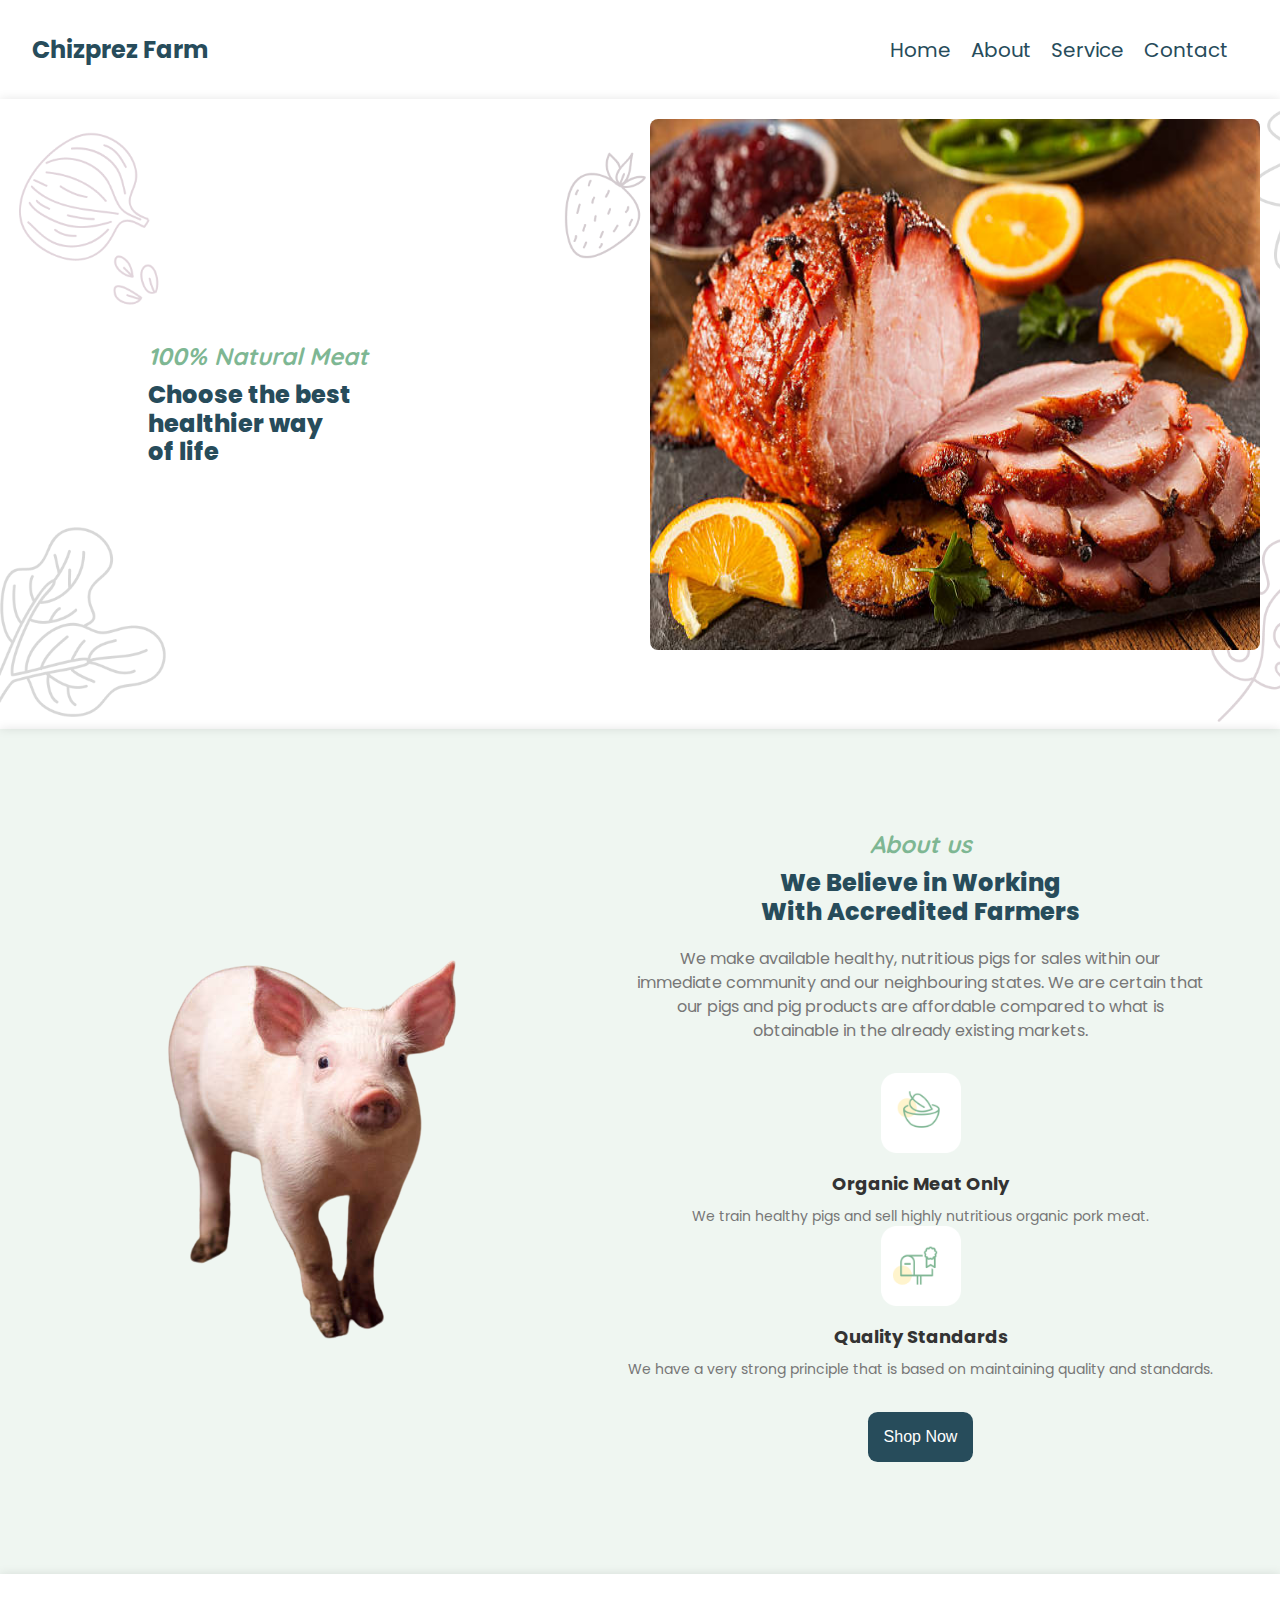
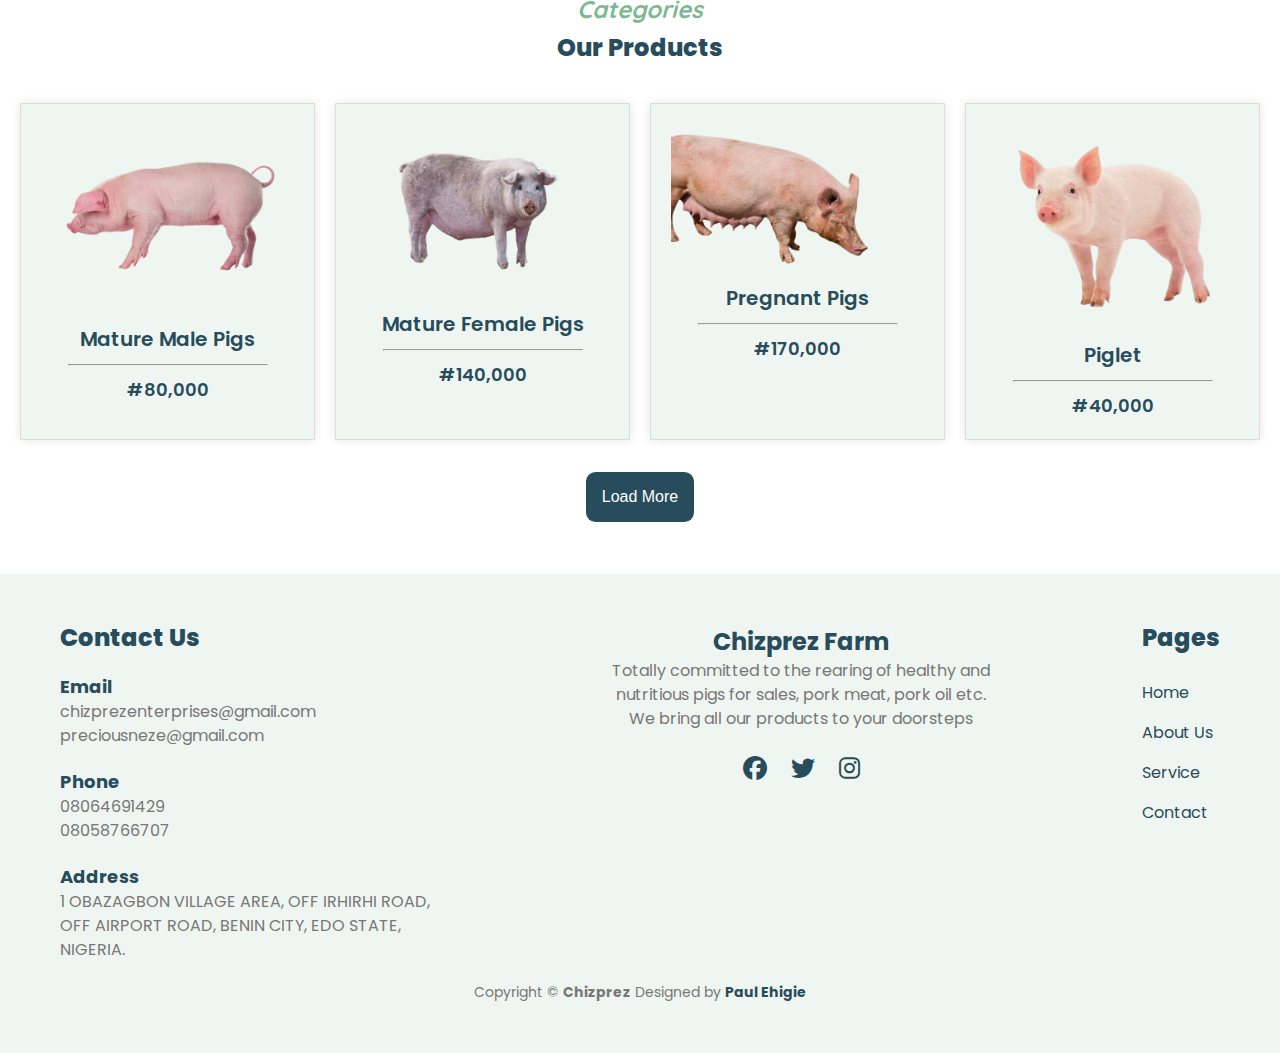
<file: index.html>
<!DOCTYPE html>
<html lang="en">
  <head>
    <meta charset="UTF-8" />
    <meta name="viewport" content="width=device-width, initial-scale=1.0" />
    <title>Chizprez Farm</title>
    <link
      rel="stylesheet"
      href="https://cdnjs.cloudflare.com/ajax/libs/font-awesome/6.4.0/css/all.min.css"
    />

    <link rel="stylesheet" href="styles/style.css" />
  </head>
  <body>
    <!-- Navbar -->
    <div class="nav-container">
      <header>
        <nav>
          <div class="logo">
            <h3>Chizprez Farm</h3>
          </div>

          <div class="menu">
            <ul class="menu-links">
              <li><a href="#">Home</a></li>
              <li><a href="about.html">About</a></li>
              <li><a href="services.html">Service</a></li>
              <li><a href="contact.html">Contact</a></li>
            </ul>
          </div>

          <div class="hamburger-menu">
            <span class="bar"></span>
            <span class="bar"></span>
            <span class="bar"></span>
          </div>
        </nav>
      </header>
    </div>

    <!-- Hero Section -->
    <div class="hero-container">
      <div class="hero">
        <div class="text">
          <h4>100% Natural Meat</h4>
          <h2>
            Choose the best <br />
            healthier way <br />
            of life
          </h2>
        </div>

        <img src="./Images/pig 7.jpg" alt="" />
      </div>
    </div>

    <!-- About Us Section -->
    <div class="about-container">
      <img src="./Images/photo.png" alt="pig" />

      <div class="about-text">
        <h4>About us</h4>
        <h2>
          We Believe in Working <br />
          With Accredited Farmers
        </h2>
        <p>
          We make available healthy, nutritious pigs for sales within our <br />
          immediate community and our neighbouring states. We are certain that
          <br />
          our pigs and pig products are affordable compared to what is
          <br />
          obtainable in the already existing markets.
        </p>

        <div class="more-info">
          <div class="info">
            <img src="./Images/Icon.png" alt="icon" />
            <h5>Organic Meat Only</h5>
            <p>
              We train healthy pigs and sell highly nutritious organic pork
              meat.
            </p>
          </div>

          <div class="info">
            <img src="./Images/Icon (1).png" alt="icon" />
            <h5>Quality Standards</h5>
            <p>
              We have a very strong principle that is based on maintaining
              quality and standards.
            </p>
          </div>
        </div>

        <button>Shop Now</button>
      </div>
    </div>

    <!-- Products Section -->
    <div class="product-container">
      <h4>Categories</h4>
      <h2>Our Products</h2>

      <div class="card-container">
        <div class="card">
          <img src="./Images/photo 4.png" alt="image" />
          <h6>Mature Male Pigs</h6>
          <hr />
          <p>#80,000</p>
        </div>

        <div class="card">
          <img src="./Images/photo 3.png" alt="image" />
          <h6>Mature Female Pigs</h6>
          <hr />
          <p>#140,000</p>
        </div>

        <div class="card">
          <img src="./Images/photo 2.png" alt="image" />
          <h6>Pregnant Pigs</h6>
          <hr />
          <p>#170,000</p>
        </div>

        <div class="card">
          <img src="./Images/photo 1.png" alt="image" />
          <h6>Piglet</h6>
          <hr />
          <p>#40,000</p>
        </div>
      </div>

      <button><a href="services.html">Load More</a></button>
    </div>

    <!-- Footer Section -->
    <footer>
      <div class="footer-container">
        <div class="footer-info">
          <h2>Contact Us</h2>

          <div class="detail">
            <h5>Email</h5>
            <p>
              chizprezenterprises@gmail.com <br />
              preciousneze@gmail.com
            </p>
          </div>

          <div class="detail">
            <h5>Phone</h5>
            <p>08064691429 <br />08058766707</p>
          </div>

          <div class="detail">
            <h5>Address</h5>
            <p>
              1 OBAZAGBON VILLAGE AREA, OFF IRHIRHI ROAD, <br />
              OFF AIRPORT ROAD, BENIN CITY, EDO STATE, NIGERIA.
            </p>
          </div>
        </div>

        <div class="social-icon">
          <div class="logo">
            <h3>Chizprez Farm</h3>
          </div>

          <p>
            Totally committed to the rearing of healthy and nutritious pigs for
            sales, pork meat, pork oil etc. <br />
            We bring all our products to your doorsteps
          </p>

          <div class="icon">
            <span><i class="fa-brands fa-facebook"></i></span>
            <span><i class="fa-brands fa-twitter"></i></span>
            <span><i class="fa-brands fa-instagram"></i></span>
          </div>
        </div>

        <div class="pages">
          <h2>Pages</h2>
          <p><a href="#">Home</a></p>
          <p><a href="about.html">About Us</a></p>
          <p><a href="services.html">Service</a></p>
          <p><a href="contact.html">Contact</a></p>
        </div>
      </div>

      <div class="copyright">
        <p>
          Copyright &copy; <span>Chizprez</span> Designed by
          <span
            ><a href="https://www.linkedin.com/in/paulehigie"
              >Paul Ehigie</a
            ></span
          >
        </p>
      </div>
    </footer>

    <script src="index.js"></script>
  </body>
</html>
</file>
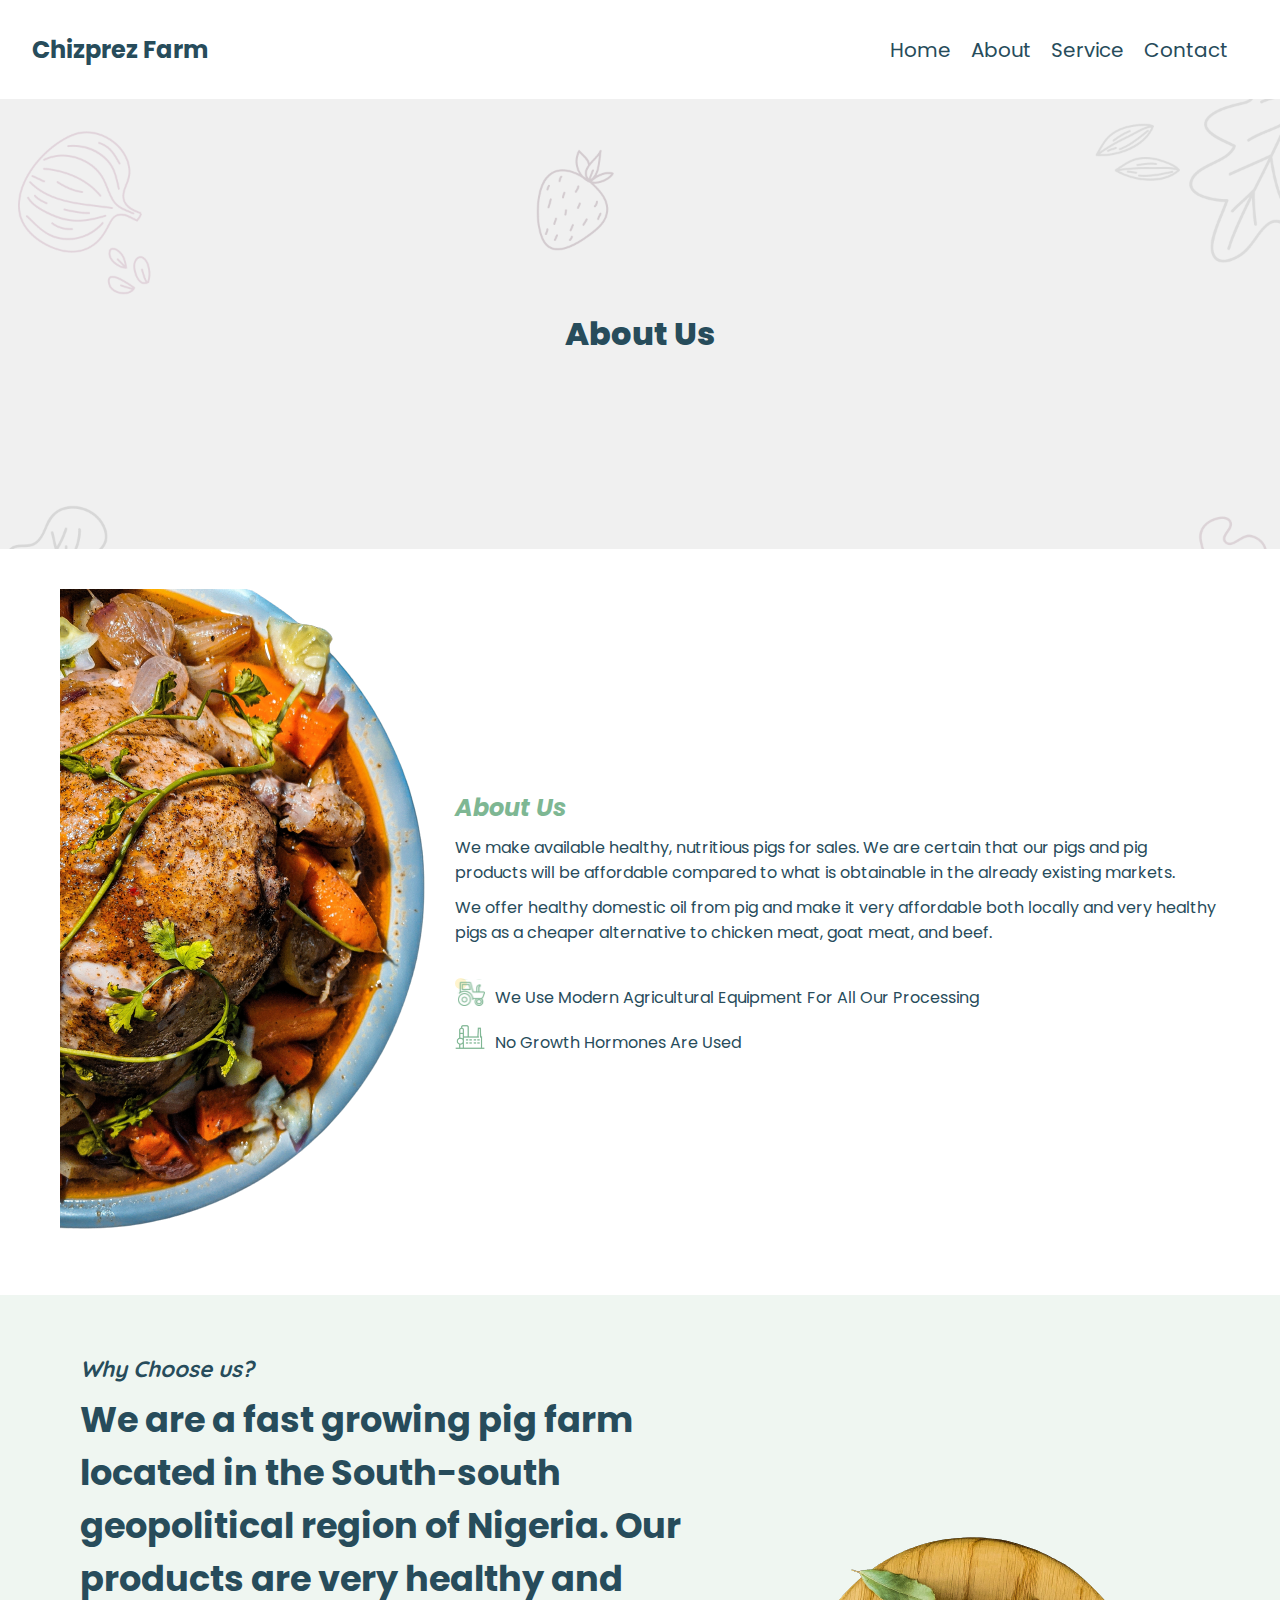
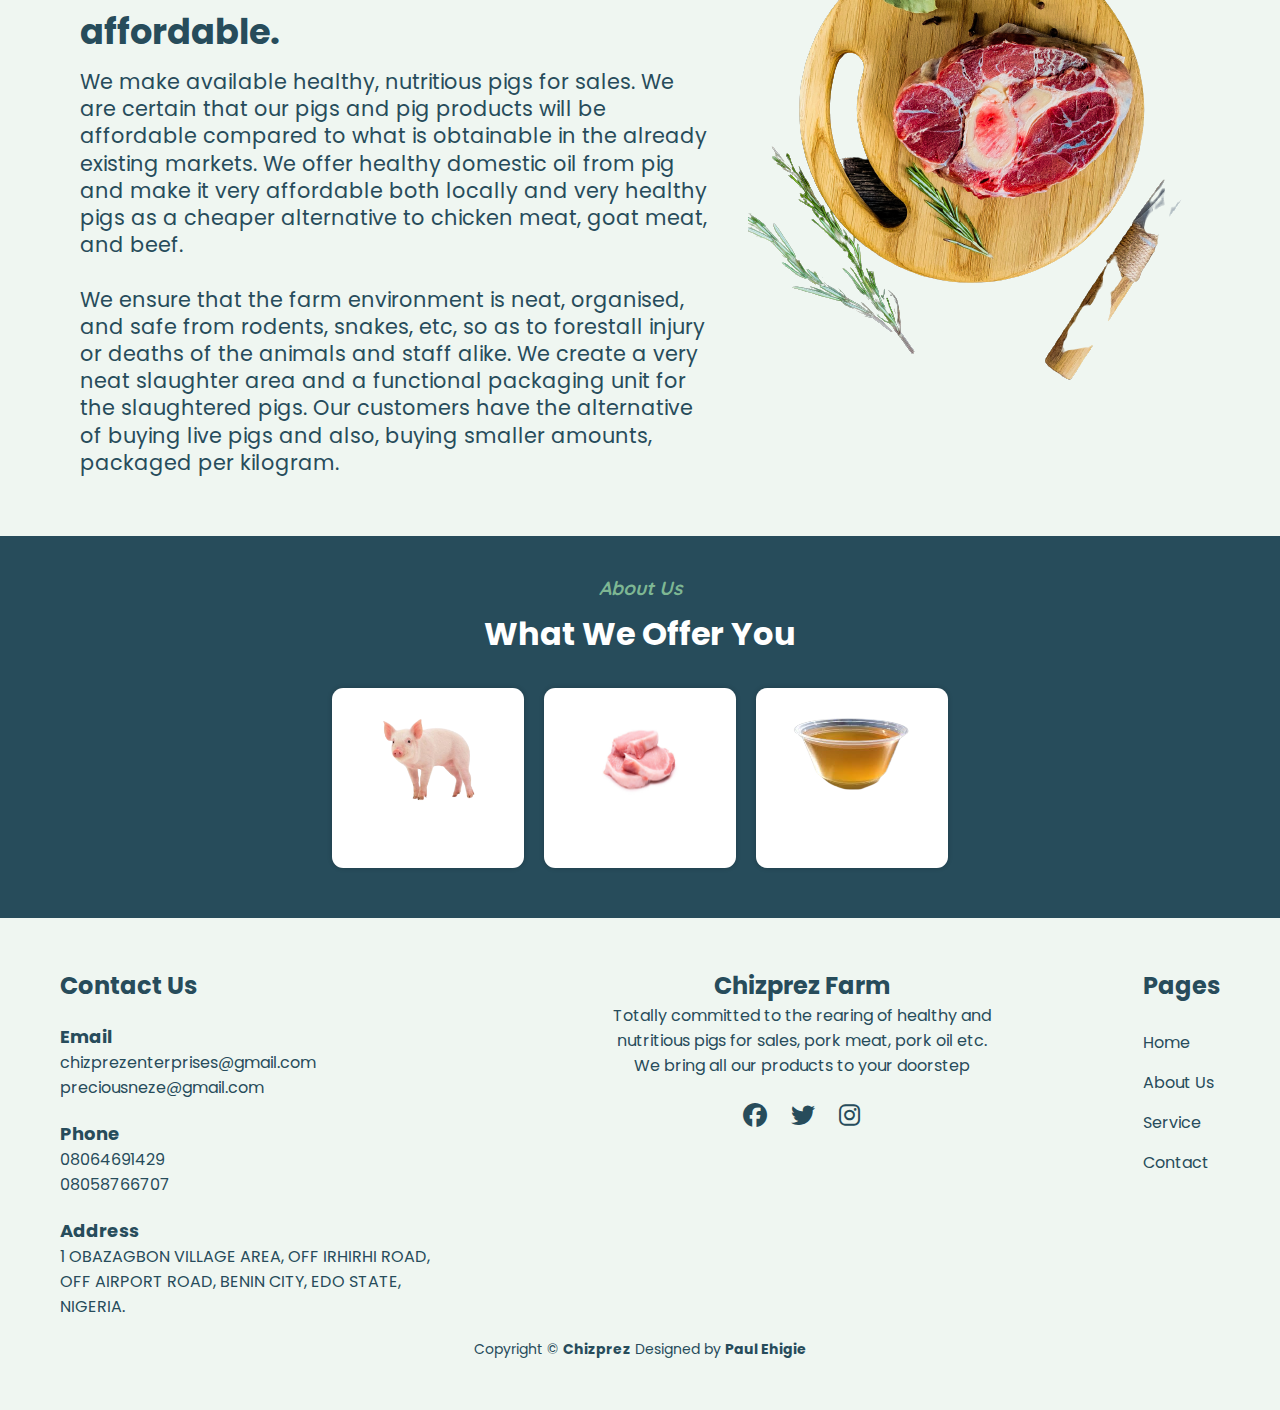
<file: about.html>
<!DOCTYPE html>
<html lang="en">
  <head>
    <meta charset="UTF-8" />
    <meta name="viewport" content="width=device-width, initial-scale=1.0" />
    <title>About Us</title>
    <link
      rel="stylesheet"
      href="https://cdnjs.cloudflare.com/ajax/libs/font-awesome/6.4.0/css/all.min.css"
    />

    <link rel="stylesheet" href="./styles/about.css" />
  </head>
  <body>
    <!-- Navbar -->
    <div class="nav-container">
      <header>
        <nav>
          <div class="logo">
            <h3>Chizprez Farm</h3>
          </div>

          <div class="menu">
            <ul class="menu-links">
              <li><a href="index.html">Home</a></li>
              <li><a href="#">About</a></li>
              <li><a href="services.html">Service</a></li>
              <li><a href="contact.html">Contact</a></li>
            </ul>
          </div>

          <div class="hamburger-menu">
            <span class="bar"></span>
            <span class="bar"></span>
            <span class="bar"></span>
          </div>
        </nav>
      </header>
    </div>

    <!-- Hero Section -->
    <div class="hero-container">
      <div class="hero">
        <h1>About Us</h1>
      </div>
    </div>

    <!-- About Us Section -->
    <div class="about-container">
      <div class="container">
        <img src="./Images/hero.png" alt="image" />

        <div class="text">
          <h3>About Us</h3>

          <p>
            We make available healthy, nutritious pigs for sales. We are certain
            that our pigs and pig products will be affordable compared to what
            is obtainable in the already existing markets.
          </p>

          <p>
            We offer healthy domestic oil from pig and make it very affordable
            both locally and very healthy pigs as a cheaper alternative to
            chicken meat, goat meat, and beef.
          </p>

          <div class="more-info">
            <div class="info">
              <img src="./Images/Icon (4).svg" alt="icon" />
              <p>We use modern agricultural equipment for all our processing</p>
            </div>

            <div class="info">
              <img src="./Images/Chemical Plant.png" alt="icon" />
              <p>No growth hormones are used</p>
            </div>
          </div>
        </div>
      </div>
    </div>

    <!-- Why Choose Us -->
    <div class="choose-container">
      <div class="why-us">
        <div class="left-text">
          <h3>Why Choose us?</h3>

          <h1>
            We are a fast growing pig farm located in the South-south geopolitical region of Nigeria.

            Our products are very healthy and affordable.
          </h1>

          <p>
            We make available healthy, nutritious pigs for sales. We are certain
            that our pigs and pig products will be affordable compared to what
            is obtainable in the already existing markets. We offer healthy
            domestic oil from pig and make it very affordable both locally and
            very healthy pigs as a cheaper alternative to chicken meat, goat
            meat, and beef. <br />
            <br />We ensure that the farm environment is neat, organised, and
            safe from rodents, snakes, etc, so as to forestall injury or deaths
            of the animals and staff alike. We create a very neat slaughter area
            and a functional packaging unit for the slaughtered pigs. Our
            customers have the alternative of buying live pigs and also, buying
            smaller amounts, packaged per kilogram.
          </p>
        </div>

        <img src="./Images/image.png" alt="pork" />
      </div>
    </div>

    <!-- What we offer section -->
    <div class="offer-container">
      <div class="offer">
        <h4>About Us</h4>
        <h1>What We Offer You</h1>

        <div class="card-container">
          <div class="card">
            <div class="card-detail">
              <img src="./Images/photo 1.png" alt="" pig />
              <p>Pig</p>
            </div>
          </div>

          <div class="card">
            <div class="card-detail">
              <img src="./Images/poork.jpg" alt="" pig />
              <p>Pork</p>
            </div>
          </div>

          <div class="card">
            <div class="card-detail">
              <img src="./Images/pork oil.png" alt="" pig />
              <p>Pork Oil</p>
            </div>
          </div>
        </div>
      </div>
    </div>

    <!-- Footer Section -->
    <footer>
      <div class="footer-container">
        <div class="footer-info">
          <h2>Contact Us</h2>

          <div class="detail">
            <h5>Email</h5>
            <p>
              chizprezenterprises@gmail.com <br />
              preciousneze@gmail.com
            </p>
          </div>

          <div class="detail">
            <h5>Phone</h5>
            <p>08064691429 <br />08058766707</p>
          </div>

          <div class="detail">
            <h5>Address</h5>
            <p>
              1 OBAZAGBON VILLAGE AREA, OFF IRHIRHI ROAD, <br />
              OFF AIRPORT ROAD, BENIN CITY, EDO STATE, NIGERIA.
            </p>
          </div>
        </div>

        <div class="social-icon">
          <div class="logo">
            <h3>Chizprez Farm</h3>
          </div>

          <p>
            Totally committed to the rearing of healthy and nutritious pigs for
            sales, pork meat, pork oil etc. <br />
            We bring all our products to your doorstep
          </p>

          <div class="icon">
            <span><i class="fa-brands fa-facebook"></i></span>
            <span><i class="fa-brands fa-twitter"></i></span>
            <span><i class="fa-brands fa-instagram"></i></span>
          </div>
        </div>

        <div class="pages">
          <h2>Pages</h2>
          <p><a href="index.html">Home</a></p>
          <p><a href="#">About Us</a></p>
          <p><a href="services.html">Service</a></p>
          <p><a href="contact.html">Contact</a></p>
        </div>
      </div>

      <div class="copyright">
        <p>
          Copyright &copy; <span>Chizprez</span> Designed by
          <span
            ><a href="https://www.linkedin.com/in/paulehigie"
              >Paul Ehigie</a
            ></span
          >
        </p>
      </div>
    </footer>

    <script src="index.js"></script>
  </body>
</html>
</file>
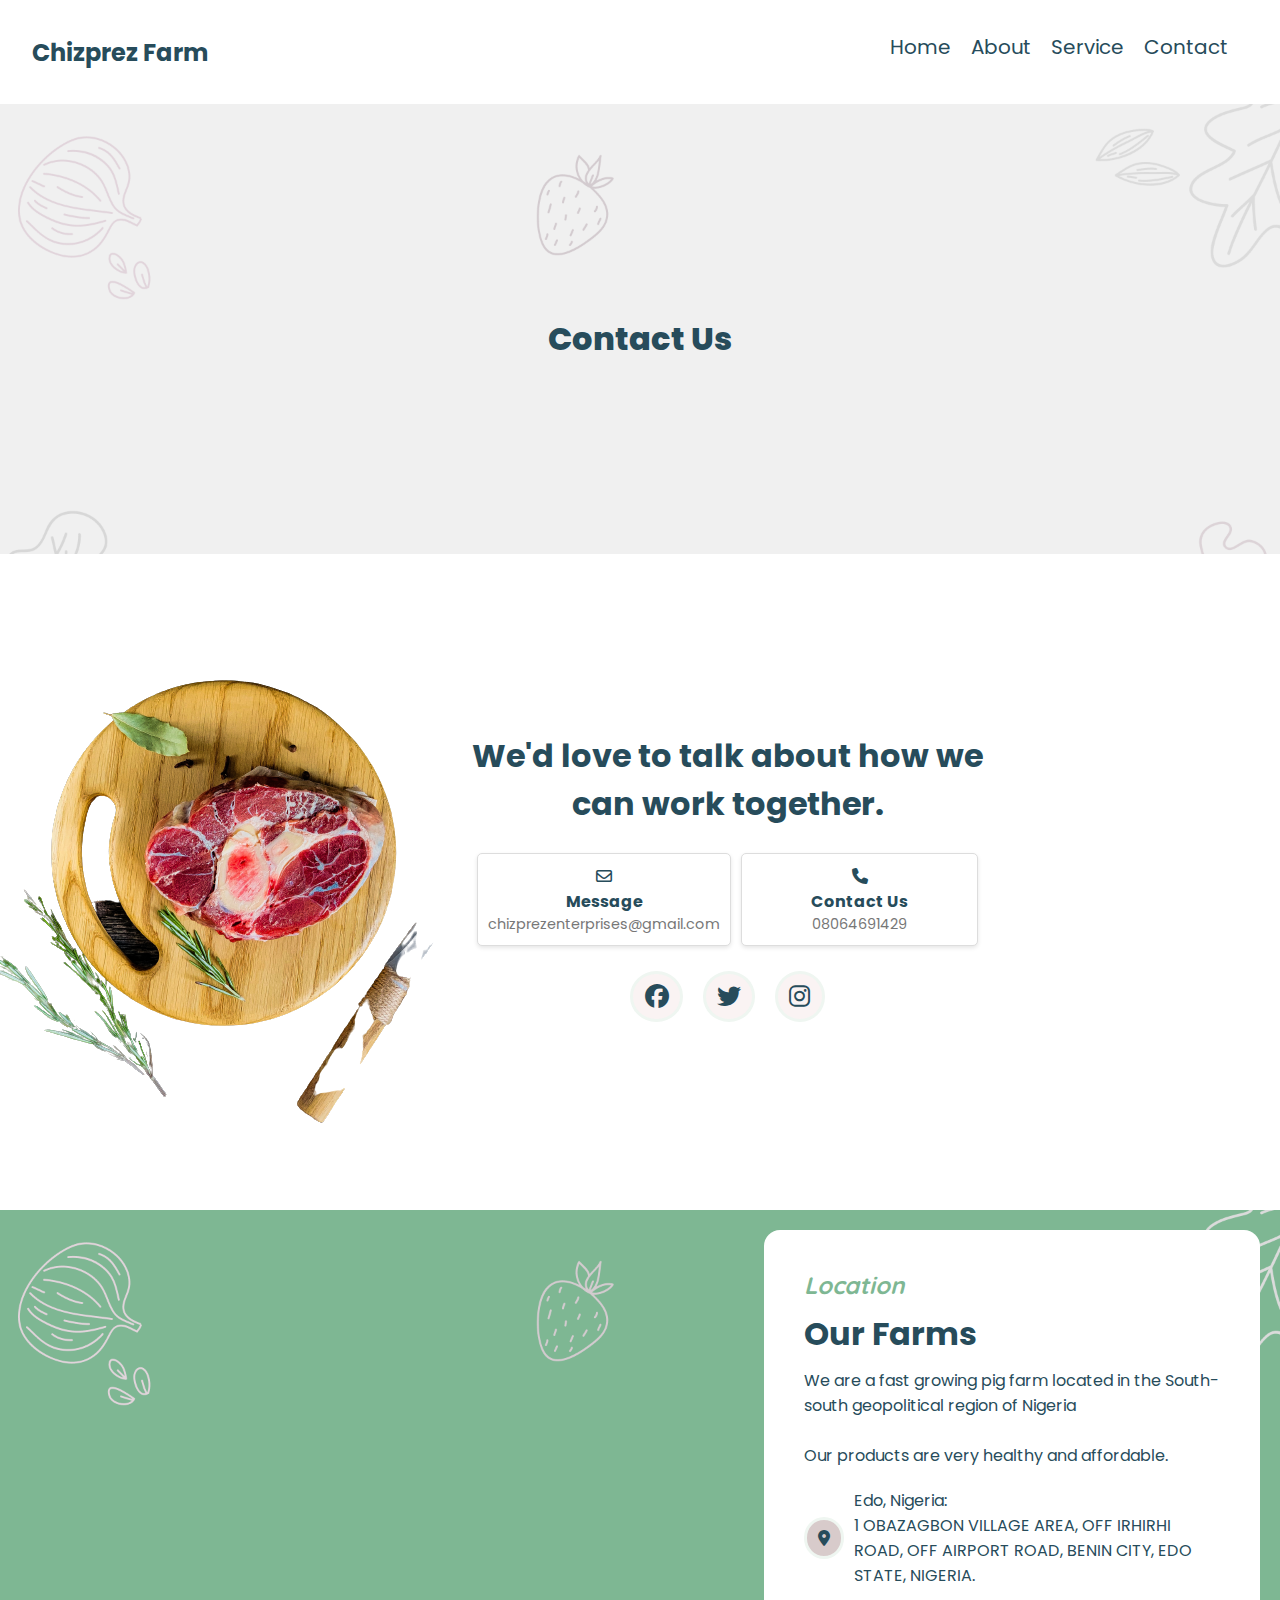
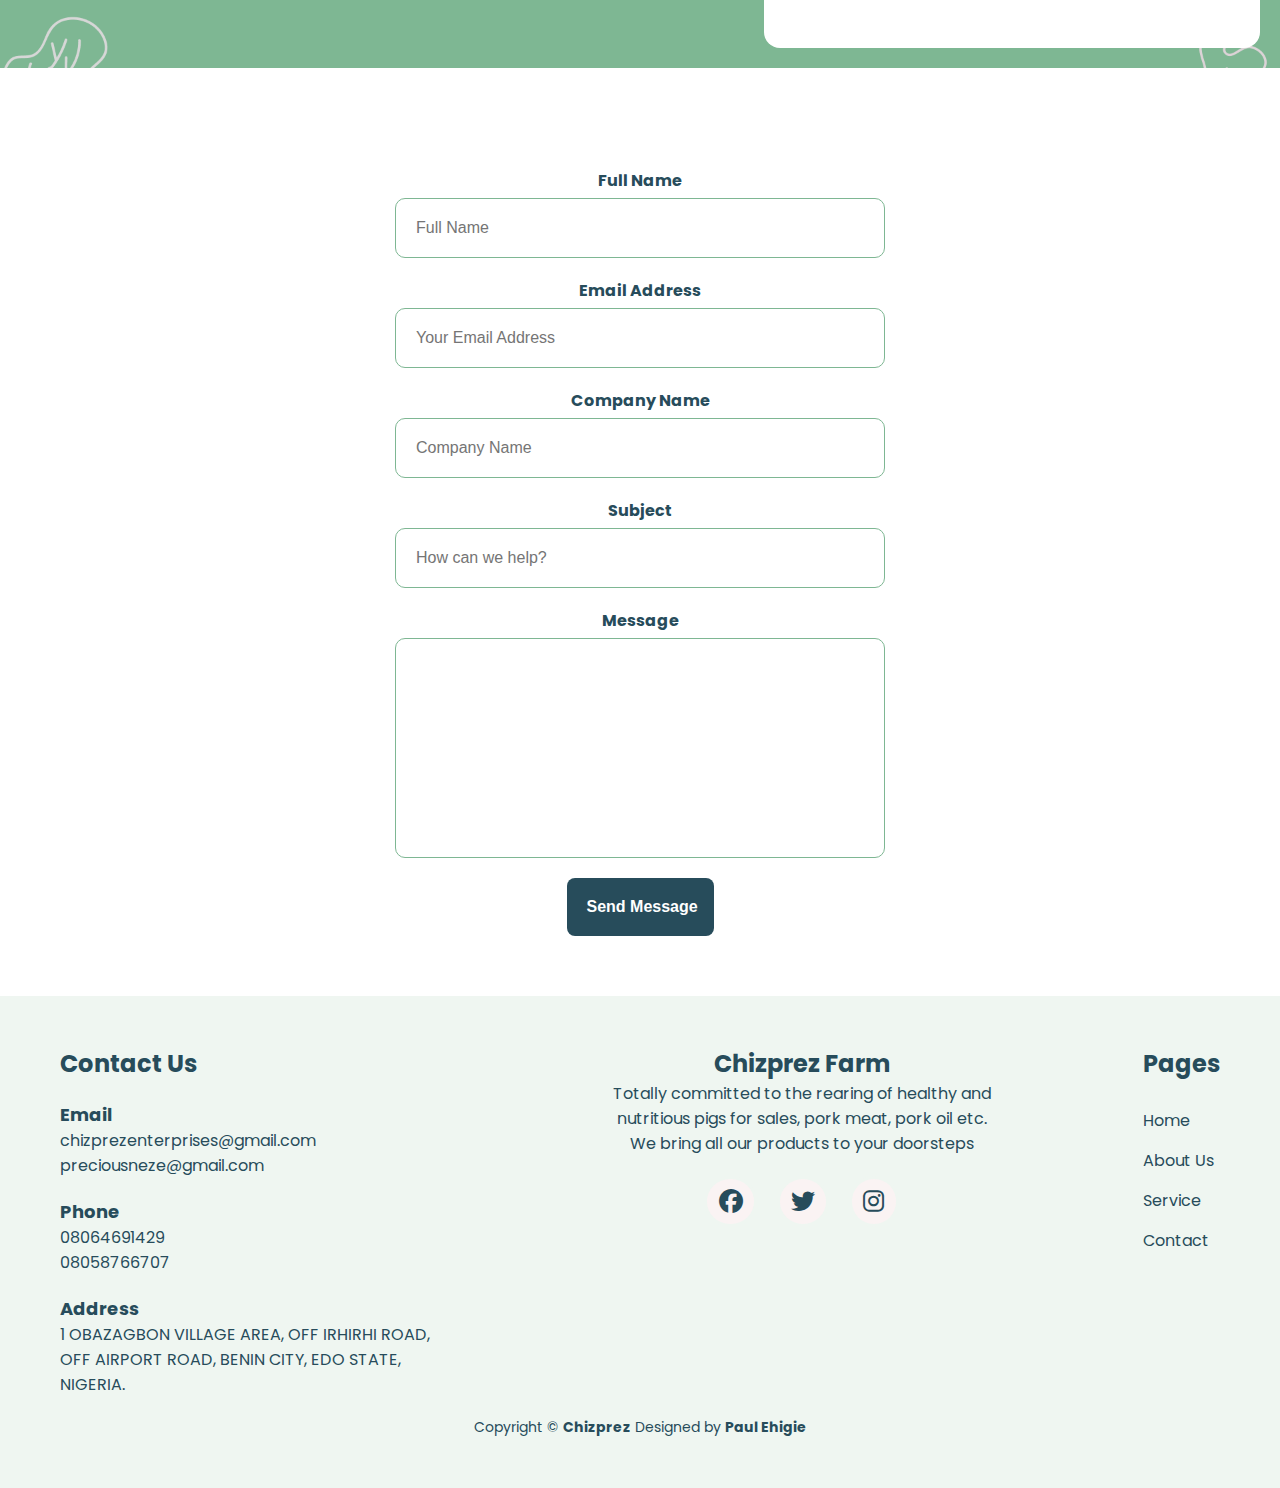
<file: contact.html>
<!DOCTYPE html>
<html lang="en">
  <head>
    <meta charset="UTF-8" />
    <meta name="viewport" content="width=device-width, initial-scale=1.0" />
    <title>Contact Us</title>
    <link rel="stylesheet" href="./styles/contact.css" />
    <link
      rel="stylesheet"
      href="https://cdnjs.cloudflare.com/ajax/libs/font-awesome/6.4.0/css/all.min.css"
    />
  </head>
  <body>
    <!-- Navbar -->
    <div class="nav-container">
      <header>
        <nav>
          <div class="logo">
            <h3>Chizprez Farm</h3>
          </div>

          <div class="menu">
            <ul class="menu-links">
              <li><a href="index.html">Home</a></li>
              <li><a href="about.html">About</a></li>
              <li><a href="services.html">Service</a></li>
              <li><a href="#">Contact</a></li>
            </ul>
          </div>

          <div class="hamburger-menu">
            <span class="bar"></span>
            <span class="bar"></span>
            <span class="bar"></span>
          </div>
        </nav>
      </header>
    </div>

    <!-- Hero Section -->
    <div class="hero-container">
      <div class="hero">
        <h1>Contact Us</h1>
      </div>
    </div>

    <!-- Contact Section -->
    <div class="contact-container">
      <div class="image">
        <img src="./Images/image.png" alt="image" />
      </div>
      <div class="info-text">
        <h1>
          We'd love to talk about how we <br />
          can work together.
        </h1>

        <div class="contact-card">
          <div class="card">
            <span><i class="fa-regular fa-envelope"></i></span>
            <h4>Message</h4>
            <p>chizprezenterprises@gmail.com</p>
          </div>

          <div class="card">
            <span><i class="fa-solid fa-phone"></i></span>
            <h4>Contact Us</h4>
            <p>08064691429</p>
          </div>
        </div>
        <div class="icon">
          <span><i class="fa-brands fa-facebook"></i></span>
          <span><i class="fa-brands fa-twitter"></i></span>
          <span><i class="fa-brands fa-instagram"></i></span>
        </div>
      </div>
    </div>

    <!-- Location Section -->
    <div class="location-container">
      <div class="location">
        <div class="location-card">
          <div class="card-details">
            <h5>Location</h5>
            <h1>Our Farms</h1>

            <p>
              We are a fast growing pig farm located in the South-south
              geopolitical region of Nigeria <br />
              <br />
              Our products are very healthy and affordable.
            </p>

            <ul>
              <li>
                <span><i class="fa-solid fa-location-dot"></i></span>
                <p>
                  <a href="#"
                    >Edo, Nigeria: <br />
                    1 OBAZAGBON VILLAGE AREA, OFF IRHIRHI ROAD, OFF AIRPORT
                    ROAD, BENIN CITY, EDO STATE, NIGERIA.</a
                  >
                </p>
              </li>
            </ul>
          </div>
        </div>
      </div>
    </div>

    <!-- Contact Form Section  -->
    <div class="contact-form">
      <div class="container">
        <form action="get">
          <div class="row">
            <div class="form-field">
              <label for="full name">Full Name</label>
              <input
                type="text"
                name="full name"
                id="full-name"
                placeholder="Full Name"
                required
              />
            </div>

            <div class="form-field">
              <label for="email">Email Address</label>
              <input
                type="text"
                name="email"
                id="email"
                placeholder="Your Email Address"
                required
              />
            </div>
          </div>

          <div class="row">
            <div class="form-field">
              <label for="company">Company Name</label>
              <input
                type="text"
                name="company"
                id="company"
                placeholder="Company Name"
              />
            </div>

            <div class="form-field">
              <label for="subject">Subject</label>
              <input
                type="text"
                name="subject"
                id="subject"
                placeholder="How can we help?"
                required
              />
            </div>
          </div>

          <div class="form-field">
            <label for="message">Message</label>
            <input type="text" name="message" id="message" required />
          </div>

          <input type="button" value="Send Message" />
        </form>
      </div>
    </div>

    <!-- Footer Section -->
    <footer>
      <div class="footer-container">
        <div class="footer-info">
          <h2>Contact Us</h2>

          <div class="detail">
            <h5>Email</h5>
            <p>
              chizprezenterprises@gmail.com <br />
              preciousneze@gmail.com
            </p>
          </div>

          <div class="detail">
            <h5>Phone</h5>
            <p>08064691429 <br />08058766707</p>
          </div>

          <div class="detail">
            <h5>Address</h5>
            <p>
              1 OBAZAGBON VILLAGE AREA, OFF IRHIRHI ROAD, <br />
              OFF AIRPORT ROAD, BENIN CITY, EDO STATE, NIGERIA.
            </p>
          </div>
        </div>

        <div class="social-icon">
          <div class="logo">
            <h3>Chizprez Farm</h3>
          </div>

          <p>
            Totally committed to the rearing of healthy and nutritious pigs for
            sales, pork meat, pork oil etc. <br />
            We bring all our products to your doorsteps
          </p>

          <div class="icon">
            <span><i class="fa-brands fa-facebook"></i></span>
            <span><i class="fa-brands fa-twitter"></i></span>
            <span><i class="fa-brands fa-instagram"></i></span>
          </div>
        </div>

        <div class="pages">
          <h2>Pages</h2>
          <p><a href="index.html">Home</a></p>
          <p><a href="about.html">About Us</a></p>
          <p><a href="services.html">Service</a></p>
          <p><a href="#">Contact</a></p>
        </div>
      </div>

      <div class="copyright">
        <p>
          Copyright &copy; <span>Chizprez</span> Designed by
          <span
            ><a href="https://www.linkedin.com/in/paulehigie"
              >Paul Ehigie</a
            ></span
          >
        </p>
      </div>
    </footer>

    <script src="index.js"></script>
  </body>
</html>
</file>
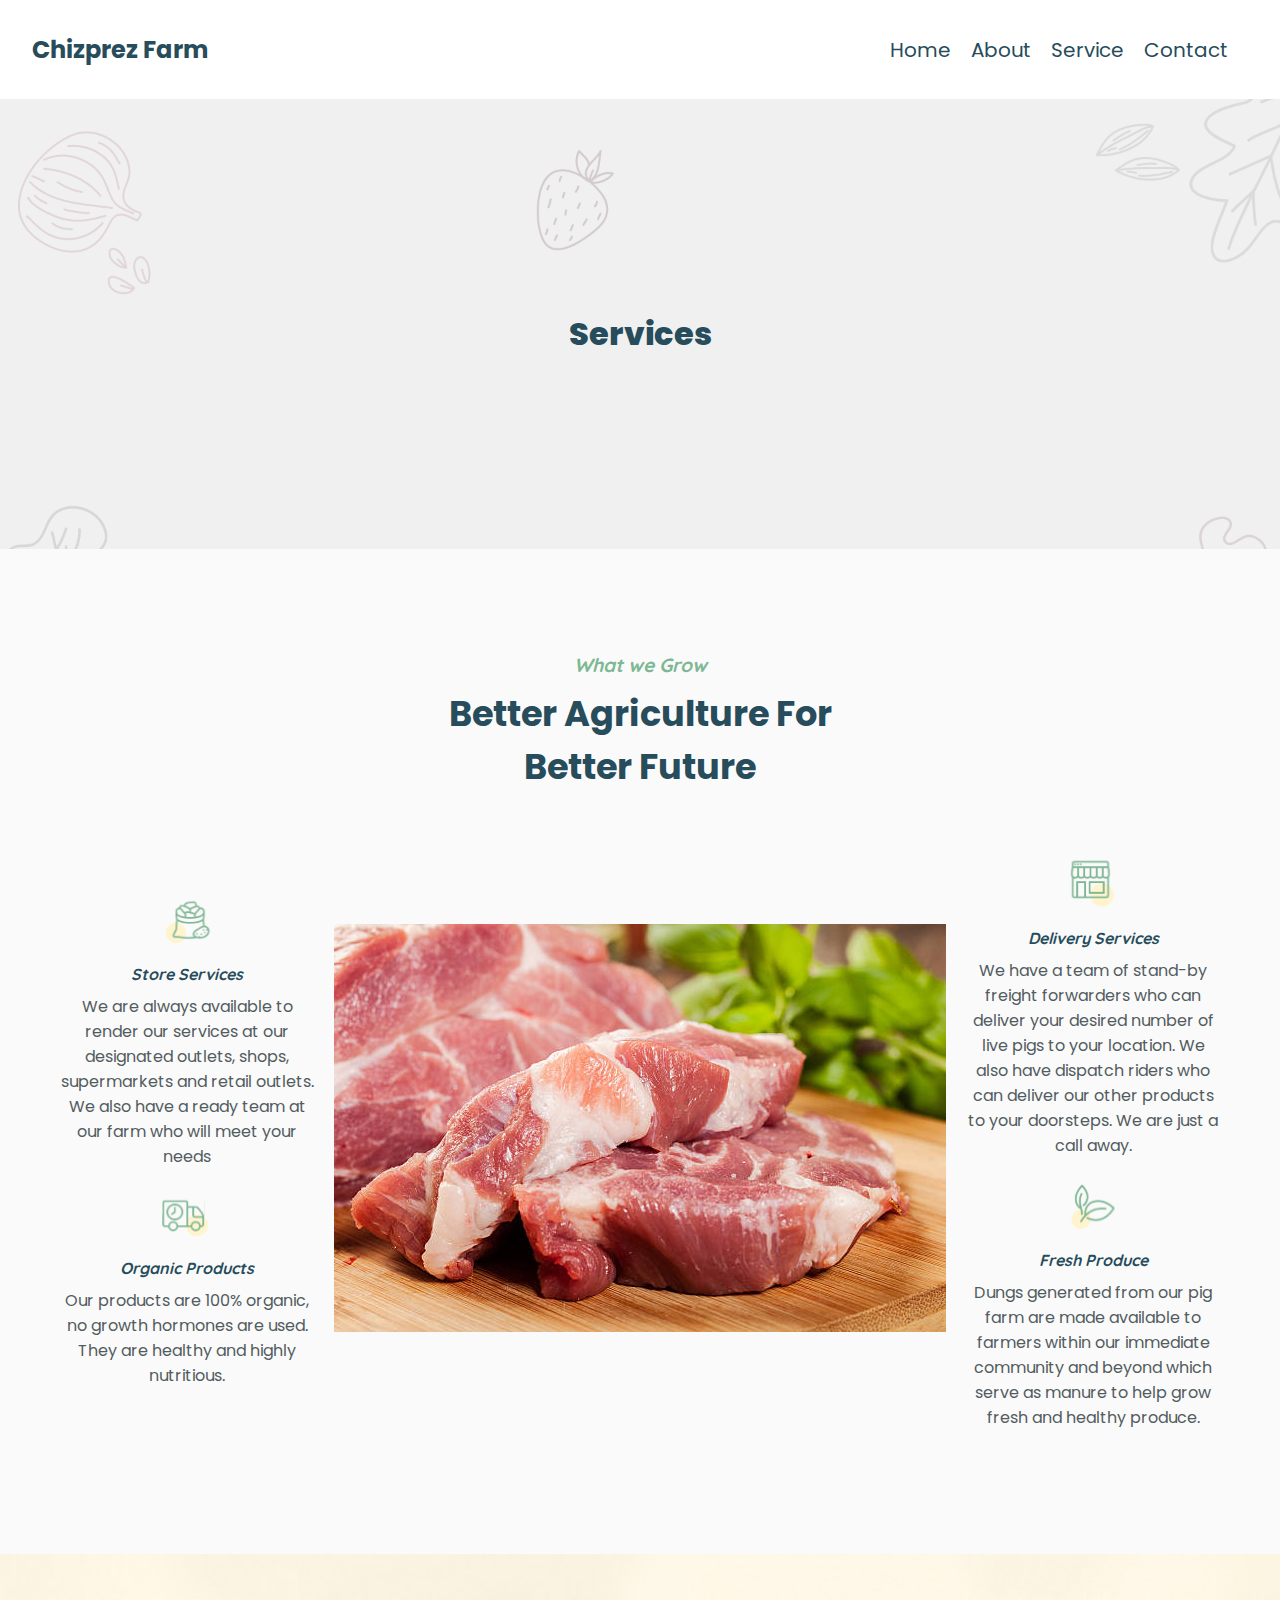
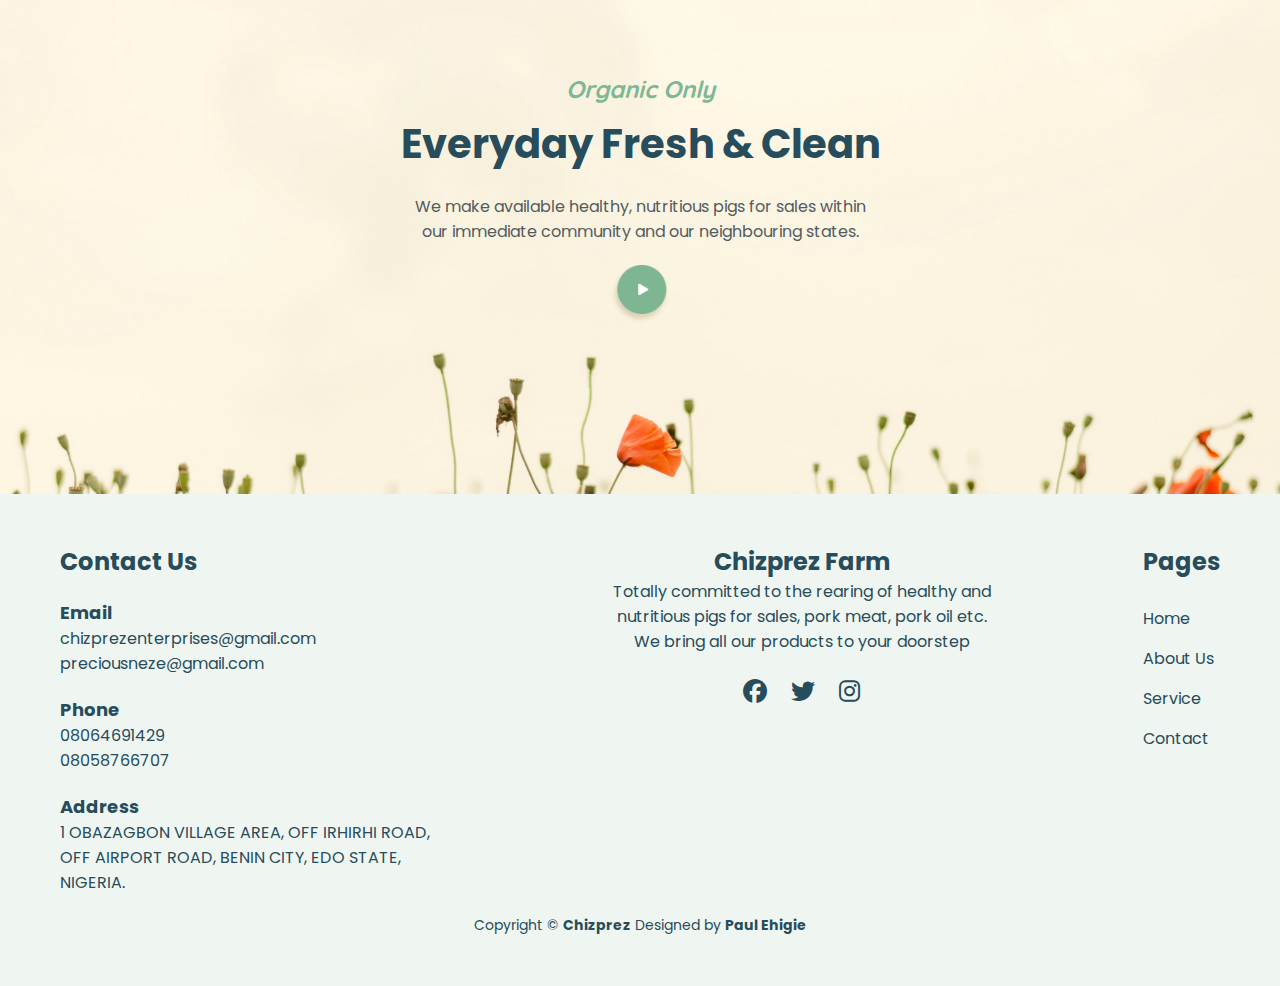
<file: services.html>
<!DOCTYPE html>
<html lang="en">
  <head>
    <meta charset="UTF-8" />
    <meta name="viewport" content="width=device-width, initial-scale=1.0" />
    <title>Services</title>
    <link
      rel="stylesheet"
      href="https://cdnjs.cloudflare.com/ajax/libs/font-awesome/6.4.0/css/all.min.css"
    />

    <link rel="stylesheet" href="./styles/services.css" />
  </head>
  <body>
    <!-- Navbar -->
    <div class="nav-container">
      <header>
        <nav>
          <div class="logo">
            <h3>Chizprez Farm</h3>
          </div>

          <div class="menu">
            <ul class="menu-links">
              <li><a href="index.html">Home</a></li>
              <li><a href="about.html">About</a></li>
              <li><a href="#">Service</a></li>
              <li><a href="contact.html">Contact</a></li>
            </ul>
          </div>

          <div class="hamburger-menu">
            <span class="bar"></span>
            <span class="bar"></span>
            <span class="bar"></span>
          </div>
        </nav>
      </header>
    </div>

    <!-- Hero Section -->
    <div class="hero-container">
      <div class="hero">
        <h1>Services</h1>
      </div>
    </div>

    <!-- What We grow Section -->
    <div class="products-container">
      <div class="container">
        <h5>What we Grow</h5>
        <h1>
          better Agriculture for <br />
          better future
        </h1>

        <div class="product-details">
          <div class="info">
            <div class="details">
              <img src="./Images/ser.svg" alt="icon" />
              <h5>Store services</h5>
              <p>
                We are always available to render our services at our designated
                outlets, shops, supermarkets and retail outlets. We also have a
                ready team at our farm who will meet your needs
              </p>

              <div class="details">
                <img src="./Images/ser1.svg" alt="icon" />
                <h5>organic products</h5>
                <p>
                  Our products are 100% organic, no growth hormones are used.
                  They are healthy and highly nutritious.
                </p>
              </div>
            </div>
          </div>

          <div class="pork">
            <img src="./Images/pork.jpg" alt="image" />
          </div>

          <div class="info">
            <div class="details">
              <img src="./Images/ser2.svg" alt="icon" />
              <h5>delivery services</h5>
              <p>
                We have a team of stand-by freight forwarders who can deliver
                your desired number of live pigs to your location. We also have
                dispatch riders who can deliver our other products to your
                doorsteps. We are just a call away.
              </p>
            </div>

            <div class="details">
              <img src="./Images/ser3.svg" alt="icon" />
              <h5>fresh produce</h5>
              <p>
                Dungs generated from our pig farm are made available to farmers
                within our immediate community and beyond which serve as manure
                to help grow fresh and healthy produce.
              </p>
            </div>
          </div>
        </div>
      </div>
    </div>

    <!-- Extra Info Section -->
    <div class="extra-container">
      <div class="extra-text">
        <h5>organic only</h5>
        <h1>everyday fresh & clean</h1>
        <p>
          We make available healthy, nutritious pigs for sales within <br />
          our immediate community and our neighbouring states.
        </p>
      </div>
      <img src="./Images/Video Icon.png" alt="Video Icon" />
    </div>

    <!-- Footer Section -->
    <footer>
      <div class="footer-container">
        <div class="footer-info">
          <h2>Contact Us</h2>

          <div class="detail">
            <h5>Email</h5>
            <p>
              chizprezenterprises@gmail.com <br />
              preciousneze@gmail.com
            </p>
          </div>

          <div class="detail">
            <h5>Phone</h5>
            <p>08064691429 <br />08058766707</p>
          </div>

          <div class="detail">
            <h5>Address</h5>
            <p>
              1 OBAZAGBON VILLAGE AREA, OFF IRHIRHI ROAD, <br />
              OFF AIRPORT ROAD, BENIN CITY, EDO STATE, NIGERIA.
            </p>
          </div>
        </div>

        <div class="social-icon">
          <div class="logo">
            <h3>Chizprez Farm</h3>
          </div>

          <p>
            Totally committed to the rearing of healthy and nutritious pigs for
            sales, pork meat, pork oil etc. <br />
            We bring all our products to your doorstep
          </p>

          <div class="icon">
            <span><i class="fa-brands fa-facebook"></i></span>
            <span><i class="fa-brands fa-twitter"></i></span>
            <span><i class="fa-brands fa-instagram"></i></span>
          </div>
        </div>

        <div class="pages">
          <h2>Pages</h2>
          <p><a href="index.html">Home</a></p>
          <p><a href="#">About Us</a></p>
          <p><a href="services.html">Service</a></p>
          <p><a href="contact.html">Contact</a></p>
        </div>
      </div>

      <div class="copyright">
        <p>
          Copyright &copy; <span>Chizprez</span> Designed by
          <span
            ><a href="https://www.linkedin.com/in/paulehigie"
              >Paul Ehigie</a
            ></span
          >
        </p>
      </div>
    </footer>

    <script src="index.js"></script>
  </body>
</html>
</file>
<file: styles/style.css>
@import url("https://fonts.googleapis.com/css2?family=Montserrat:ital,wght@1,300&family=Poppins:wght@300;500&family=Quicksand&display=swap");

* {
  margin: 0;
  padding: 0;
  box-sizing: border-box;
}

:root {
  --darkgray: #274c5b;
  --white: hsl(0, 0%, 100%);
  --lightash: #7eb793;
  --lightpurple: #d4d4de;
  --gray: #525c60;
  --lightgray: #eff6f1;
}

a {
  text-decoration: none;
}

body {
  color: var(--white);
  font-family: "Poppins", sans-serif;
  background-color: var(--white);
}

/* Nabar Section Styling */
  .nav-container {
    background-color: var(--white);
    color: var(--darkgray);
    padding: 2rem;
  }
  
  nav {
    display: flex;
    justify-content: space-between;
    align-items: center;
  }
  
  .logo h3 {
    font-size: 24px;
    font-weight: bold;
  }
  
  .menu ul {
    list-style: none;
    display: flex;
  }
  
  .menu li {
    margin-right: 20px;
  }
  
  .menu a {
    text-decoration: none;
    color: var(--darkgray);
    font-size: 20px;
  }

  .hamburger-menu {
    display: none;
    cursor: pointer;
  }
  
  .hamburger-menu .bar {
    width: 25px;
    height: 3px;
    margin: 5px;
    background-color: #333;
    transition: all 0.3s ease-in-out;
    display: block;
  }

  /* Hero Section Styling */
 .hero-container {
    display: grid;
    place-items: center;
}

.hero {
    display: grid;
    grid-template-columns: 1fr 1fr;
    background-image: url('../Images/Background.png');
    background-repeat: no-repeat;
    background-size: cover;
    gap: 20px;
    padding: 20px;
    box-shadow: 0 0 10px rgba(0, 0, 0, 0.1);
    width: 100%;
    height: 70vh;
}

.hero img {
    width: 100%;
    height: 90%;
    border-radius: .5rem;
}

.text {
    display: flex;
    flex-direction: column;
    justify-content: center;
    margin-left: 8rem;
}

h4 {
    font-size: 24px;
    color: var(--lightash);
    font-style: italic;
    font-family: "Quicksand", sans-serif;
    margin-bottom: 10px;
}

h2 {
    font-size: 46px;
    font-weight: 900;
    line-height: 1.2;
    color: var(--darkgray);
} 


/* About Us Section Styling */
.about-container {
    display: flex;
    align-items: center;
    margin: 0 auto;
    padding: 5rem 1rem;
    background-color: var(--lightgray);
    box-shadow: 0 0 10px rgba(0, 0, 0, 0.1);
    font-family: "Poppins", sans-serif;
}

 img {
    max-width: 100%;
    height: auto;
}

.about-text {
    text-align: center;
    margin-top: 20px;
}

.about-text h4 {
    font-size: 24px;
    font-style: italic;
    font-family: "Quicksand", sans-serif;
    color: var(--lightash);
    margin-bottom: 10px;
}

h2 {
    font-size: 36px;
    font-weight: bold;
    line-height: 1.2;
    color: var(--darkgray);
    margin-bottom: 20px;
}

p {
    font-size: 16px;
    color: #777;
    line-height: 1.5;
}

.more-info {
    justify-content: space-around;
    margin-top: 30px;
}

.info {
    text-align: center;
}

.info img {
    max-width: 80px;
    height: auto;
    margin-bottom: 10px;
}

.info h5 {
    font-size: 18px;
    font-weight: bold;
    color: #333;
    margin-bottom: 10px;
}

.info p {
    font-size: 14px;
    color: #777;
    line-height: 1.4;
}

button {
    padding: 1rem;
    background-color: var(--darkgray);
    color: var(--white);
    border: none;
    border-radius: .6rem;
    margin: 2rem 0;
    font-size: 16px;
    cursor: pointer;
}

button a {
    color: var(--white);
}

/* Product Section Styling */
.product-container {
    display: flex;
    flex-direction: column;
    align-items: center;
    margin: 0 auto;
    padding: 20px;
    background-color: #fff;
    box-shadow: 0 0 10px rgba(0, 0, 0, 0.1);
    text-align: center;
}

h4 {
    font-size: 24px;
    font-style: italic;
    color: var(--lightash);
    margin-bottom: 10px;
    font-family: "Quicksand", sans-serif;
}

h2 {
    font-size: 36px;
    font-weight: 800;
    color: var(--darkgray);
    margin-bottom: 20px;
}

.card-container {
    display: flex;
    flex-wrap: wrap;
    justify-content: center;
    gap: 20px;
    margin-top: 20px;
}

.card {
    flex: 1;
    max-width: 300px;
    background-color: var(--lightgray);
    border: 1px solid #ddd;
    box-shadow: 0 0 10px rgba(0, 0, 0, 0.1);
    text-align: center;
    padding: 20px;
}

.card img {
    max-width: 100%;
    height: auto;
    margin-bottom: 10px;
}

h6 {
    font-size: 20px;
    color: var(--darkgray);
    margin-bottom: 10px;
    font-weight: 600;
}

hr {
    width: 200px;
    height: 2px;
    background-color: #333;
    margin: 10px auto;
}

.card p {
    font-size: 18px;
    font-weight: 600;
    color: var(--darkgray);
}

button:hover {
    background-color: #555;
}

/* Footer Section Styling */
 footer {
    background-color: var(--lightgray);
    color: var(--darkgray);
    padding: 50px 0;
}

.footer-container {
    display: flex;
    flex-wrap: wrap;
    justify-content: space-between;
    max-width: 1200px;
    margin: 0 auto;
    padding: 0 20px;
}

.footer-info {
    flex: 1;
    max-width: 400px;
}

h2 {
    font-size: 24px;
    margin-bottom: 20px;
}

.detail {
    margin-bottom: 20px;
}

.detail h5 {
    font-size: 18px;
}

.detail p {
    font-size: 16px;
}

.social-icon {
    flex: 1;
    max-width: 400px;
    text-align: center;
}

.logo h3 {
    font-size: 24px;
}

.icon {
    margin-top: 20px;
}

.icon span {
    font-size: 24px;
    margin: 0 10px;
    color: var(--darkgray);
    cursor: pointer;
}

.copyright {
    flex: 1;
    text-align: center;
}

.copyright p {
    font-size: 14px;
}

.copyright span {
    font-weight: bold;
}

.copyright span a {
    color: var(--darkgray);
}

.pages a {
    color: var(--darkgray);
    line-height: 2.5rem;
}

  
  @media screen and (max-width: 768px) {
    .menu ul {
      flex-direction: column;
      text-align: center;
    }
  
    .menu li {
      margin-bottom: 10px;
      margin-right: 0;
    }

    .menu {
        display: none;
        margin: auto;
        flex-direction: column;
        position: absolute;
        top: 70px;
        left: 0;
        right: 0;
        background-color: #fff;
        z-index: 1;
        padding: 20px;
        box-shadow: 0px 0px 10px rgba(0, 0, 0, 0.1);
      }
    
      .menu.show {
        display: flex;
        flex-direction: column;
      }
    
      .menu-links {
        display: flex;
        flex-direction: column;
      }
    
      .hamburger-menu {
        display: block;
        z-index: 100;
      }
    
      .hamburger-menu.active .bar:nth-child(1) {
        transform: translateY(8px) rotate(45deg);
      }
    
      .hamburger-menu.active .bar:nth-child(2) {
        opacity: 0;
      }
    
      .hamburger-menu.active .bar:nth-child(3) {
        transform: translateY(-8px) rotate(-45deg);
      }
    

    .hero {
        grid-template-columns: 1fr;
        text-align: center;
    }

    .text {
        margin: auto;
    }

    .about-container {
        display: flex;
        flex-direction: column;
    }

    .footer-container {
        flex-direction: column;
        align-items: center;
        text-align: center;
    }

    .footer-info,
    .social-icon,
    .copyright {
        margin-bottom: 30px;
        text-align: center;
    }

    .copyright {
        margin-top: 1rem;
    }
  }
  
  @media screen and (max-width:600px) {

    .hero img {
        margin-top: -1rem;
    }

    .social-icon p {
        line-height: 1.6rem;
    }
  }
</file>
<file: styles/about.css>
@import url("https://fonts.googleapis.com/css2?family=Montserrat:ital,wght@1,300&family=Poppins:wght@300;500&family=Quicksand&display=swap");

* {
    margin: 0;
    padding: 0;
    box-sizing: border-box;
}

:root {
    --darkgray: #274c5b;
    --white: hsl(0, 0%, 100%);
    --lightash: #7eb793;
    --lightpurple: #d4d4de;
    --gray: #525c60;
    --lightgray: #eff6f1;
}

a {
    text-decoration: none;
}

body {
    color: var(--darkgray);
    font-family: "Poppins", sans-serif;
    background-color: var(--white);
}

/* Nabar Section Styling */
.nav-container {
    background-color: var(--white);
    color: var(--darkgray);
    padding: 2rem;
}

nav {
    display: flex;
    justify-content: space-between;
    align-items: center;
}

.logo h3 {
    font-size: 24px;
    font-weight: bold;
}

.menu ul {
    list-style: none;
    display: flex;
}

.menu li {
    margin-right: 20px;
}

.menu a {
    text-decoration: none;
    color: var(--darkgray);
    font-size: 20px;
}

.hamburger-menu {
    display: none;
    cursor: pointer;
}

.hamburger-menu .bar {
    width: 25px;
    height: 3px;
    margin: 5px;
    background-color: #333;
    transition: all 0.3s ease-in-out;
    display: block;
}

/* About Us Styling */
.hero-container {
    display: flex;
    justify-content: center;
    align-items: center;
    background-color: #f0f0f0;
    padding: 20px;
    background-image: url('../Images/Background.png');
    background-repeat: no-repeat;
    background-size: cover;
    height: 50vh;
}

.hero h1 {
    font-size: 2rem;
    margin-top: 20px;
    color: var(--darkgray);
    text-align: center;
    font-weight: 800;
}

/* About Section Styling */
.about-container {
    background-color: var(--white);
    padding: 20px;
}

.container {
    display: flex;
    flex-wrap: wrap;
    justify-content: center;
    align-items: center;
    max-width: 1200px;
    margin: 0 auto;
    padding: 20px;
}

.container img {
    max-width: 100%;
    height: auto;
    margin-right: 20px;
}

.text {
    flex: 1;
    text-align: left;
}

.text h3 {
    font-size: 1.5rem;
    font-style: italic;
    color: var(--lightash);
}

.text h2 {
    font-size: 2.2rem;
}

.text p {
    margin-top: 10px;
    font-size: 1rem;
}

.more-info {
    display: flex;
    flex-wrap: wrap;
    justify-content: space-between;
    margin-top: 20px;
}

.info {
    display: flex;
    align-items: center;
    margin-top: 10px;
}

.info img {
    width: 30px;
    margin-right: 10px;
}

.info p {
    font-size: 1rem;
    text-transform: capitalize;
}

/*Choose Us Section Styling */
.choose-container {
    background-color: var(--lightgray);
    padding: 20px;
}

.why-us {
    display: flex;
    flex-wrap: wrap;
    justify-content: center;
    align-items: center;
    max-width: 1200px;
    margin: 0 auto;
    padding: 20px;
}

.left-text {
    flex: 1;
    text-align: left;
    padding: 20px;
}

.left-text h3 {
    font-size: 1.4rem;
    font-style: italic;
    font-family: "Quicksand", sans-serif;
}

.left-text h1 {
    font-size: 2.2rem;
    margin-top: 10px;
}

.left-text p {
    font-size: 1.3rem;
    margin-top: 10px;
    line-height: 1.7rem;
}

.why-us img {
    max-width: 100%;
    height: auto;
    margin-left: 20px;
}

/* Offer Section  Styling*/
.offer-container {
    background-color: var(--darkgray);
    padding: 20px;
}

.offer {
    display: flex;
    flex-direction: column;
    justify-content: center;
    align-items: center;
    text-align: center;
    max-width: 1200px;
    margin: 0 auto;
    padding: 20px;
}

.offer h4 {
    font-size: 1.2rem;
    color: var(--lightash);
    font-style: italic;
    font-family: "Quicksand", sans-serif;
}

.offer h1 {
    font-size: 2rem;
    margin-top: 10px;
    color: var(--white);
}

.card-container {
    display: flex;
    justify-content: center;
    align-items: center;
    margin-top: 20px;
}

.card {
    flex: 1;
    padding: 20px;
    text-align: center;
    background-color: var(--white);
    margin: 10px;
    box-shadow: 0px 0px 5px rgba(0, 0, 0, 0.2);
    border-radius: .7rem;
    height: 20vh;
    width: 15vw;
}

.card-detail {
    margin: 0 auto;
}

.card img {
    width: 120px;
    height: 100px;
}

.card p {
    font-size: 1.2rem;
    margin-top: 20px;
    color: var(--white);
}

/* Footer Section Styling */
footer {
    background-color: var(--lightgray);
    color: var(--darkgray);
    padding: 50px 0;
}

.footer-container {
    display: flex;
    flex-wrap: wrap;
    justify-content: space-between;
    max-width: 1200px;
    margin: 0 auto;
    padding: 0 20px;
}

.footer-info {
    /* flex: 1; */
    max-width: 400px;
}

h2 {
    font-size: 24px;
    margin-bottom: 20px;
}

.detail {
    margin-bottom: 20px;
}

.detail h5 {
    font-size: 18px;
}

.detail p {
    font-size: 16px;
}

.social-icon {
    flex: 1;
    max-width: 400px;
    text-align: center;
}

.logo h3 {
    font-size: 24px;
}

.icon {
    margin-top: 20px;
}

.icon span {
    font-size: 24px;
    margin: 0 10px;
    color: var(--darkgray);
    cursor: pointer;
}

.copyright {
    flex: 1;
    text-align: center;
}

.copyright p {
    font-size: 14px;
}

.copyright span {
    font-weight: bold;
}

.copyright span a {
    color: var(--darkgray);
}

.pages a {
    color: var(--darkgray);
    line-height: 2.5rem;
}

@media screen and (max-width: 768px) {
    .menu ul {
        flex-direction: column;
        text-align: center;
    }

    .menu li {
        margin-bottom: 10px;
        margin-right: 0;
    }

    .menu {
        display: none;
        margin: auto;
        flex-direction: column;
        position: absolute;
        top: 70px;
        left: 0;
        right: 0;
        background-color: #fff;
        z-index: 1;
        padding: 20px;
        box-shadow: 0px 0px 10px rgba(0, 0, 0, 0.1);
    }

    .menu.show {
        display: flex;
        flex-direction: column;
    }

    .menu-links {
        display: flex;
        flex-direction: column;
    }

    .hamburger-menu {
        display: block;
        z-index: 100;
    }

    .hamburger-menu.active .bar:nth-child(1) {
        transform: translateY(8px) rotate(45deg);
    }

    .hamburger-menu.active .bar:nth-child(2) {
        opacity: 0;
    }

    .hamburger-menu.active .bar:nth-child(3) {
        transform: translateY(-8px) rotate(-45deg);
    }

    .container,
    .why-us {
        display: flex;
        flex-direction: column;
    }

    .footer-container {
        flex-direction: column;
        align-items: center;
        text-align: center;
    }

    .footer-info,
    .social-icon,
    .copyright {
        margin-bottom: 30px;
        text-align: center;
    }

    .copyright {
        margin-top: 1rem;
    }
}

@media screen and (max-width: 600px) {
    .card-container {
        display: flex;
        flex-direction: column;
    }

    .card {
        width: auto;
    }

    .card p {
        color: var(--darkgray);
    }

    .left-text h1 {
        font-size: 1.7rem;
    }

    .left-text p {
        font-size: 1rem;
    }

    .social-icon p {
        line-height: 1.6rem;
    }
}
</file>
<file: styles/contact.css>
@import url("https://fonts.googleapis.com/css2?family=Montserrat:ital,wght@1,300&family=Poppins:wght@300;500&family=Quicksand&display=swap");

* {
    margin: 0;
    padding: 0;
    box-sizing: border-box;
}

:root {
    --darkgray: #274c5b;
    --white: hsl(0, 0%, 100%);
    --lightash: #7eb793;
    --lightpurple: #d4d4de;
    --gray: #525c60;
    --lightgray: #eff6f1;
}

a {
    text-decoration: none;
}

body {
    color: var(--darkgray);
    font-family: "Poppins", sans-serif;
    background-color: var(--white);
}

/* Nabar Section Styling */
.nav-container {
    background-color: var(--white);
    color: var(--darkgray);
    padding: 2rem;
}

nav {
    display: flex;
    justify-content: space-between;
    align-items: center;
}

.logo h3 {
    font-size: 24px;
    font-weight: bold;
}

.menu ul {
    list-style: none;
    display: flex;
}

.menu li {
    margin-right: 20px;
}

.menu a {
    color: var(--darkgray);
    font-size: 20px;
}

.hamburger-menu {
    display: none;
    cursor: pointer;
}

.hamburger-menu .bar {
    width: 25px;
    height: 3px;
    margin: 5px;
    background-color: #333;
    transition: all 0.3s ease-in-out;
    display: block;
}

/* Contact Us Styling */
.hero-container {
    display: flex;
    justify-content: center;
    align-items: center;
    background-color: #f0f0f0;
    padding: 20px;
    background-image: url('../Images/Background.png');
    background-repeat: no-repeat;
    background-size: cover;
    height: 50vh;
}

.hero h1 {
    font-size: 2rem;
    margin-top: 20px;
    color: var(--darkgray);
    text-align: center;
    font-weight: 800;
}

/* Contact Us Section Styling */
.contact-container {
    background-color: var(--white);
    padding: 40px 0;
    margin: 0 auto;
    display: flex;
    align-items: center;
}

.image img {
    max-width: 100%;
    height: auto;
}

.info-text {
    text-align: center;
    margin-top: 20px;
}

.info-text h1 {
    font-size: 2rem;
    color: var(--darkgray);
    margin: 10px 0;
}

.info-text p {
    font-size: 1rem;
    color: var(--darkgray);
}

.contact-card {
    display: flex;
    flex-wrap: wrap;
    margin-top: 20px;
}

.card {
    flex: 1;
    padding: 10px;
    background-color: var(--white);
    border: 1px solid #ddd;
    border-radius: 5px;
    box-shadow: 0 2px 4px rgba(0, 0, 0, 0.1);
    margin: 5px;
}

.card h4 {
    font-size: 1rem;
    color: var(--darkgray);
}

.card p {
    font-size: 0.9rem;
    color: #777;
}

.icon {
    margin-top: 10px;
    display: flex;
    justify-content: center;
}

.icon span {
    margin: 0 5px;
    border: 3px solid var(--lightgray);
    border-radius: 50%;
    padding: .3rem .7rem;
    background-color: rgb(250, 243, 243);
}

/* Location Section Styling */
.location-container {
    padding: 40px 0;
    margin: 0 auto;
    display: flex;
    flex-direction: row;
    align-items: center;
    justify-content: center;
    text-align: center;
}

.location {
    display: flex;
    flex: 1;
    background-image: url('../Images/Background.png');
    background-color: var(--lightash);
    background-repeat: no-repeat;
    background-size: cover;
    padding: 20px;
}

.location-card {
    background-color: var(--white);
    border-radius: 1rem;
    padding: 40px;
    text-align: left;
    margin-left: auto;
    width: 40%;
}

.card-details h5 {
    font-size: 1.5rem;
    color: var(--lightash);
    margin: 0;
    font-family: "Quicksand", sans-serif;
    font-style: italic;
}

.card-details h1 {
    font-size: 2rem;
    color: var(--darkgray);
    margin: 10px 0;
}

.card-details p {
    font-size: 1rem;
    color: var(--darkgray);
    margin: 10px 0;
}

ul {
    list-style: none;
    padding: 0;
}

ul li .fa-solid {
    border: 3px solid var(--lightgray);
    border-radius: 50%;
    padding: .6rem .7rem;
    background-color: rgb(216, 203, 203);
}

ul li {
    display: flex;
    align-items: center;
    margin-bottom: 10px;
}

ul li span {
    margin-right: 10px;
}

ul li a {
    color: var(--darkgray);
}

/* Contact Form Styling */
.contact-form {
    background-color: var(--white);
    padding: 40px 0;
    /* max-width: 1200px;  */
    margin: 0 auto;
    display: flex;
    justify-content: center;
    text-align: center;
}

.container {
    width: 100%;
    max-width: 600px;
    padding: 20px;
    display: flex;
    justify-content: center;
    text-align: center;
}

form {
    display: flex;
    flex-direction: column;
}

/* .row {
    display: flex;
    flex-direction: row;
    gap: 1.6rem;
    width: 150%;
  } */

.form-field {
    margin-bottom: 20px;
}

label {
    font-size: 1rem;
    color: var(--darkgray);
    font-weight: bold;
    /* text-align: left; */
}

input[type="text"] {
    width: 100%;
    padding: 20px;
    border: 1px solid var(--lightash);
    border-radius: 10px;
    font-size: 1rem;
    color: var(--lightgray);
    margin-top: 5px;
}

#message {
    padding: 100px;
}

/* #email, #company {
    width: 90%;
  } */

input[type="button"] {
    background-color: var(--darkgray);
    color: var(--white);
    border: none;
    padding: 20px;
    border-radius: 8px;
    font-size: 1rem;
    cursor: pointer;
    width: 30%;
    font-weight: bold;
    transition: var(--lightash) 0.3s;
    margin: auto;
}

input[type="button"]:hover {
    background-color: var(--gray);
}



/* Footer Section Styling */
footer {
    background-color: var(--lightgray);
    color: var(--darkgray);
    padding: 50px 0;
}

.footer-container {
    display: flex;
    flex-wrap: wrap;
    justify-content: space-between;
    max-width: 1200px;
    margin: 0 auto;
    padding: 0 20px;
}

.footer-info {
    /* flex: 1; */
    max-width: 400px;
}

h2 {
    font-size: 24px;
    margin-bottom: 20px;
}

.detail {
    margin-bottom: 20px;
}

.detail h5 {
    font-size: 18px;
}

.detail p {
    font-size: 16px;
}

.social-icon {
    flex: 1;
    max-width: 400px;
    text-align: center;
}

.logo h3 {
    font-size: 24px;
}

.icon {
    margin-top: 20px;
}

.icon span {
    font-size: 24px;
    margin: 0 10px;
    color: var(--darkgray);
    cursor: pointer;
}

.copyright {
    flex: 1;
    text-align: center;
}

.copyright p {
    font-size: 14px;
}

.copyright span {
    font-weight: bold;
}

.copyright span a {
    color: var(--darkgray);
}

.pages a {
    color: var(--darkgray);
    line-height: 2.5rem;
}

@media screen and (max-width: 768px) {
    .menu ul {
        flex-direction: column;
        text-align: center;
    }

    .menu li {
        margin-bottom: 10px;
        margin-right: 0;
    }

    .menu {
        display: none;
        margin: auto;
        flex-direction: column;
        position: absolute;
        top: 70px;
        left: 0;
        right: 0;
        background-color: #fff;
        z-index: 1;
        padding: 20px;
        box-shadow: 0px 0px 10px rgba(0, 0, 0, 0.1);
    }

    .menu.show {
        display: flex;
        flex-direction: column;
    }

    .menu-links {
        display: flex;
        flex-direction: column;
    }

    .hamburger-menu {
        display: block;
        z-index: 100;
    }

    .hamburger-menu.active .bar:nth-child(1) {
        transform: translateY(8px) rotate(45deg);
    }

    .hamburger-menu.active .bar:nth-child(2) {
        opacity: 0;
    }

    .hamburger-menu.active .bar:nth-child(3) {
        transform: translateY(-8px) rotate(-45deg);
    }

    .location-card {
        width: 50%;
    }

    .footer-container {
        flex-direction: column;
        align-items: center;
        text-align: center;
    }

    .footer-info,
    .social-icon,
    .copyright {
        margin-bottom: 30px;
        text-align: center;
    }

    .copyright {
        margin-top: 1rem;
    }
}

@media screen and (max-width: 600px) {
    .contact-container {
        display: flex;
        flex-direction: column;
    }

    .info-text h1 {
        font-size: 1.3rem;
        padding: 0 10px;
    }

    .location-card {
        width: 80%;
    }

    ul li a {
        font-size: .8rem;
    }

    input[type="button"] {
        width: 50%;
    }

    .social-icon p {
        line-height: 1.6rem;
    }

    .contact-card {
        flex-direction: column;
    }
}
</file>
<file: styles/services.css>
@import url("https://fonts.googleapis.com/css2?family=Montserrat:ital,wght@1,300&family=Poppins:wght@300;500&family=Quicksand&display=swap");

* {
    margin: 0;
    padding: 0;
    box-sizing: border-box;
}

:root {
    --darkgray: #274c5b;
    --white: hsl(0, 0%, 100%);
    --lightash: #7eb793;
    --lightpurple: #d4d4de;
    --gray: #525c60;
    --lightgray: #eff6f1;
}

a {
    text-decoration: none;
}

body {
    color: var(--darkgray);
    font-family: "Poppins", sans-serif;
    background-color: var(--white);
}

/* Nabar Section Styling */
.nav-container {
    background-color: var(--white);
    color: var(--darkgray);
    padding: 2rem;
}

nav {
    display: flex;
    justify-content: space-between;
    align-items: center;
}

.logo h3 {
    font-size: 24px;
    font-weight: bold;
}

.menu ul {
    list-style: none;
    display: flex;
}

.menu li {
    margin-right: 20px;
}

.menu a {
    text-decoration: none;
    color: var(--darkgray);
    font-size: 20px;
}

.hamburger-menu {
    display: none;
    cursor: pointer;
}

.hamburger-menu .bar {
    width: 25px;
    height: 3px;
    margin: 5px;
    background-color: #333;
    transition: all 0.3s ease-in-out;
    display: block;
}

/* About Us Styling */
.hero-container {
    display: flex;
    justify-content: center;
    align-items: center;
    background-color: #f0f0f0;
    padding: 20px;
    background-image: url('../Images/Background.png');
    background-repeat: no-repeat;
    background-size: cover;
    height: 50vh;
}


.hero h1 {
    font-size: 2rem;
    margin-top: 20px;
    color: var(--darkgray);
    text-align: center;
    font-weight: 800;
}

/* CSS for Products Section */
.products-container {
    background-color: #fafafa;
    padding: 40px 0;
}

.container {
    display: flex;
    flex-direction: column;
    justify-content: center;
    align-items: center;
    text-align: center;
    max-width: 1200px;
    margin: 4rem auto;
}

.products-container h5 {
    font-size: 1.2rem;
    color: var(--lightash);
    font-style: italic;
    font-family: "Quicksand", sans-serif;
}

.products-container h1 {
    font-size: 2.2rem;
    margin-top: 10px;
    color: var(--darkgray);
    text-transform: capitalize;
}

.product-details {
    display: flex;
    justify-content: space-around;
    align-items: center;
    flex-wrap: wrap;
    margin-top: 20px;
}

.info {
    flex: 1;
    padding: 20px;
    text-align: center;
}

.details img {
    width: 50px;
    margin-top: 1.5rem;
}

.details h5 {
    font-size: 1rem;
    margin-top: 10px;
    color: var(--darkgray);
    text-transform: capitalize;
}

.details p {
    font-size: 1rem;
    margin-top: 10px;
    color: var(--gray);
}

/*  Everyday Fresh & Clean Section Styling */
.extra-container {
    background-image: url('../Images/flower.jpg');
    background-repeat: no-repeat;
    background-size: cover;
    padding: 40px 0;
    text-align: center;
    margin: 0 auto;
    height: 60vh;
}

.extra-text {
    margin-top: 5rem;
}

.extra-container h5 {
    font-size: 1.5rem;
    color: var(--lightash);
    font-style: italic;
    text-transform: capitalize;
    font-family: "Quicksand", sans-serif;
}

.extra-container h1 {
    font-size: 2.5rem;
    text-transform: capitalize;
    margin-top: 10px;
    color: var(--darkgray);
}

.extra-container p {
    font-size: 1rem;
    margin-top: 20px;
    color: var(--gray);
}

.extra-container img {
    width: 60px;
    margin-top: 20px;
}

/* Footer Section Styling */
footer {
    background-color: var(--lightgray);
    color: var(--darkgray);
    padding: 50px 0;
}

.footer-container {
    display: flex;
    flex-wrap: wrap;
    justify-content: space-between;
    max-width: 1200px;
    margin: 0 auto;
    padding: 0 20px;
}

.footer-info {
    flex: 1;
    max-width: 400px;
}

h2 {
    font-size: 24px;
    margin-bottom: 20px;
}

.detail {
    margin-bottom: 20px;
}

.detail h5 {
    font-size: 18px;
}

.detail p {
    font-size: 16px;
}

.social-icon {
    flex: 1;
    max-width: 400px;
    text-align: center;
}

.logo h3 {
    font-size: 24px;
}

.icon {
    margin-top: 20px;
}

.icon span {
    font-size: 24px;
    margin: 0 10px;
    color: var(--darkgray);
    cursor: pointer;
}

.copyright {
    flex: 1;
    text-align: center;
}

.copyright p {
    font-size: 14px;
}

.copyright span {
    font-weight: bold;
}

.copyright span a {
    color: var(--darkgray);
}

.pages a {
    color: var(--darkgray);
    line-height: 2.5rem;
}

@media screen and (max-width: 768px) {
    .menu ul {
        flex-direction: column;
        text-align: center;
    }

    .menu li {
        margin-bottom: 10px;
        margin-right: 0;
    }

    .menu {
        display: none;
        margin: auto;
        flex-direction: column;
        position: absolute;
        top: 70px;
        left: 0;
        right: 0;
        background-color: var(--white);
        z-index: 1;
        padding: 20px;
        box-shadow: 0px 0px 10px rgba(0, 0, 0, 0.1);
    }

    .menu.show {
        display: flex;
        flex-direction: column;
    }

    .menu-links {
        display: flex;
        flex-direction: column;
    }

    .hamburger-menu {
        display: block;
        z-index: 100;
    }

    .hamburger-menu.active .bar:nth-child(1) {
        transform: translateY(8px) rotate(45deg);
    }

    .hamburger-menu.active .bar:nth-child(2) {
        opacity: 0;
    }

    .hamburger-menu.active .bar:nth-child(3) {
        transform: translateY(-8px) rotate(-45deg);
    }

    .extra-text {
        margin-top: 2rem;
    }

    .footer-container {
        flex-direction: column;
        align-items: center;
        text-align: center;
    }

    .footer-info,
    .social-icon,
    .copyright {
        margin-bottom: 30px;
        text-align: center;
    }

    .copyright {
        margin-top: 1rem;
    }
}

@media screen and (max-width: 600px) {
    .products-container h1 {
        font-size: 1.7rem;
    }

    .pork img {
        margin: 0;
        width: 80%;
        border-radius: .5rem;
    }

    .extra-container {
        height: 100vh;
    }

    .extra-container h1 {
        font-size: 1.7rem;
    }

    .extra-container p {
        padding: 0 .6rem;
    }

    .social-icon p {
        line-height: 1.6rem;
    }
}
</file>
